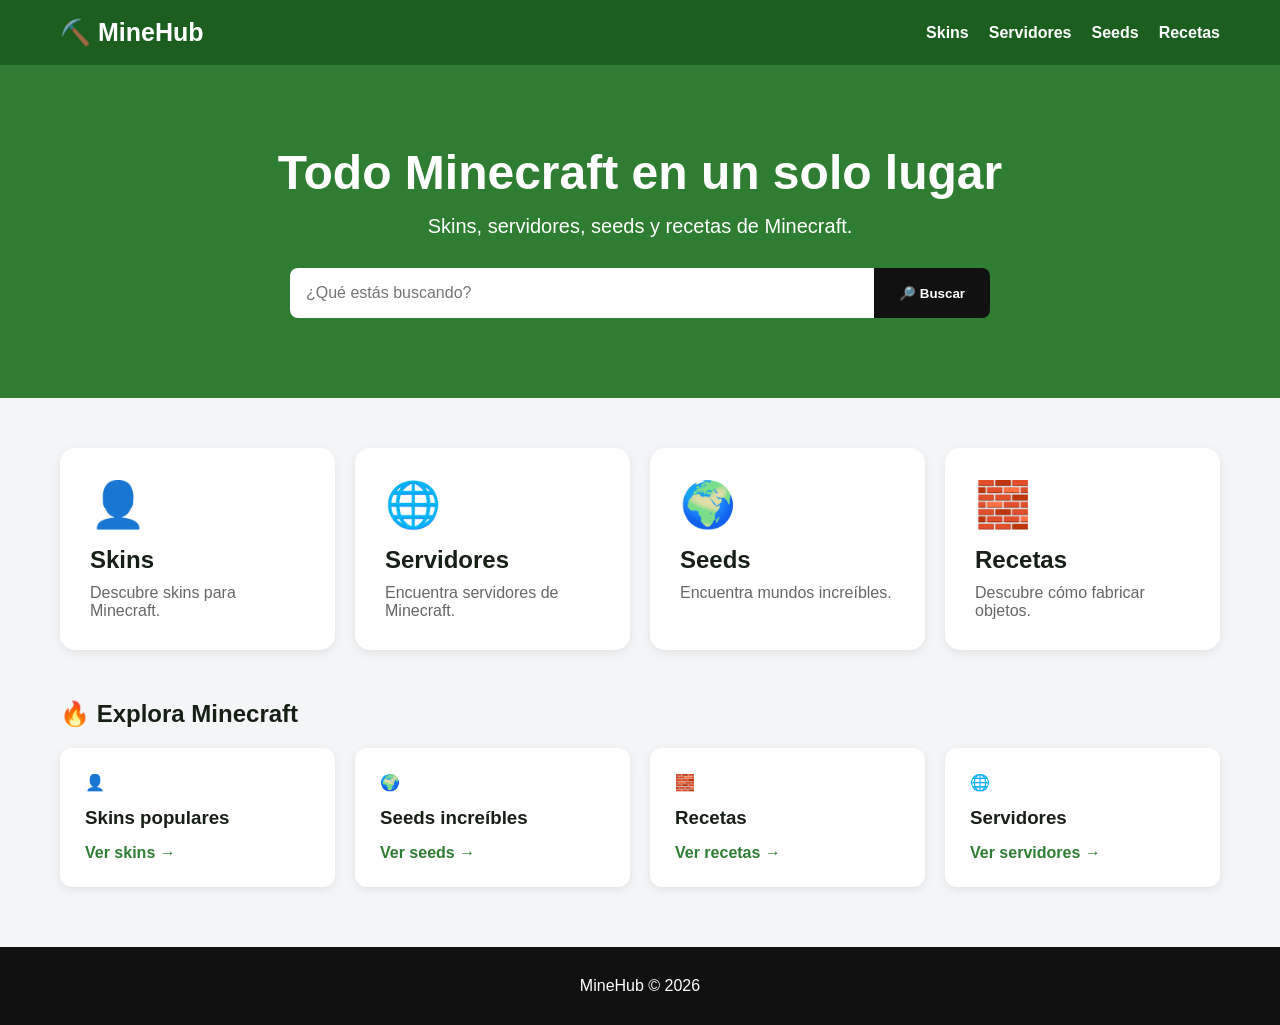
<file: index.html>
<!DOCTYPE html>
<html lang="es">

<head>

<meta charset="UTF-8">

<meta name="viewport"
content="width=device-width, initial-scale=1.0">

<title>MineHub - Minecraft Skins, Seeds, Servidores y Recetas</title>

<meta
name="description"
content="Descubre skins, servidores, seeds y recetas de Minecraft."
>

<link rel="stylesheet" href="style.css">

</head>


<body>


<header>

<div class="header">

<a href="index.html"
class="logo">

⛏️ MineHub

</a>


<nav>

<a href="skins.html">
Skins
</a>

<a href="servidores.html">
Servidores
</a>

<a href="seeds.html">
Seeds
</a>

<a href="recetas.html">
Recetas
</a>

</nav>

</div>

</header>


<main>


<section class="hero">

<h1>

Todo Minecraft
en un solo lugar

</h1>


<p>

Skins, servidores, seeds
y recetas de Minecraft.

</p>


<div class="search">

<input
id="searchInput"
type="text"
placeholder="¿Qué estás buscando?"
>

<button
onclick="buscar()">

🔎 Buscar

</button>

</div>

</section>


<section class="categories">


<a href="skins.html"
class="category">

<div>

👤

</div>

<h2>
Skins
</h2>

<p>
Descubre skins para Minecraft.
</p>

</a>


<a href="servidores.html"
class="category">

<div>

🌐

</div>

<h2>
Servidores
</h2>

<p>
Encuentra servidores de Minecraft.
</p>

</a>


<a href="seeds.html"
class="category">

<div>

🌍

</div>

<h2>
Seeds
</h2>

<p>
Encuentra mundos increíbles.
</p>

</a>


<a href="recetas.html"
class="category">

<div>

🧱

</div>

<h2>
Recetas
</h2>

<p>
Descubre cómo fabricar objetos.
</p>

</a>


</section>


<section class="popular">

<h2>

🔥 Explora Minecraft

</h2>


<div class="cards">


<div class="card">

👤

<h3>
Skins populares
</h3>

<a href="skins.html">
Ver skins →
</a>

</div>


<div class="card">

🌍

<h3>
Seeds increíbles
</h3>

<a href="seeds.html">
Ver seeds →
</a>

</div>


<div class="card">

🧱

<h3>
Recetas
</h3>

<a href="recetas.html">
Ver recetas →
</a>

</div>


<div class="card">

🌐

<h3>
Servidores
</h3>

<a href="servidores.html">
Ver servidores →
</a>

</div>


</div>

</section>


</main>


<footer>

MineHub © 2026

</footer>


<script src="script.js"></script>

</body>

</html>
</file>
<file: style.css>
* {

box-sizing:border-box;

margin:0;

padding:0;

}


body {

font-family:Arial,sans-serif;

background:#f4f5f7;

color:#172016;

}


header {

background:#1b5e20;

color:white;

}


.header {

max-width:1200px;

margin:auto;

padding:18px 20px;

display:flex;

justify-content:space-between;

align-items:center;

}


.logo {

font-size:25px;

font-weight:bold;

color:white;

text-decoration:none;

}


nav {

display:flex;

gap:20px;

}


nav a {

color:white;

text-decoration:none;

font-weight:bold;

}


.hero {

background:#2e7d32;

color:white;

padding:80px 20px;

text-align:center;

}


.hero h1 {

font-size:48px;

margin-bottom:15px;

}


.hero p {

font-size:20px;

margin-bottom:30px;

}


.search {

max-width:700px;

margin:auto;

display:flex;

}


.search input {

flex:1;

padding:16px;

border:none;

font-size:16px;

border-radius:8px 0 0 8px;

}


.search button {

padding:16px 25px;

border:none;

background:#111;

color:white;

font-weight:bold;

cursor:pointer;

border-radius:0 8px 8px 0;

}


.categories {

max-width:1200px;

margin:50px auto;

padding:0 20px;

display:grid;

grid-template-columns:
repeat(4,1fr);

gap:20px;

}


.category {

background:white;

padding:30px;

border-radius:15px;

text-decoration:none;

color:#172016;

box-shadow:
0 3px 10px rgba(0,0,0,.08);

transition:.2s;

}


.category:hover {

transform:translateY(-4px);

}


.category div {

font-size:45px;

margin-bottom:15px;

}


.category h2 {

margin-bottom:10px;

}


.category p {

color:#666;

}


.popular {

max-width:1200px;

margin:50px auto;

padding:0 20px;

}


.popular h2 {

margin-bottom:20px;

}


.cards {

display:grid;

grid-template-columns:
repeat(4,1fr);

gap:20px;

}


.card {

background:white;

padding:25px;

border-radius:12px;

box-shadow:
0 3px 10px rgba(0,0,0,.08);

}


.card h3 {

margin:15px 0;

}


.card a {

color:#2e7d32;

font-weight:bold;

text-decoration:none;

}


footer {

margin-top:60px;

background:#111;

color:white;

padding:30px;

text-align:center;

}


@media(max-width:800px) {

.categories {

grid-template-columns:
repeat(2,1fr);

}

.cards {

grid-template-columns:
repeat(2,1fr);

}

}


@media(max-width:500px) {

.header {

flex-direction:column;

gap:15px;

}

nav {

flex-wrap:wrap;

justify-content:center;

}

.hero h1 {

font-size:35px;

}

.categories {

grid-template-columns:1fr;

}

.cards {

grid-template-columns:1fr;

}

.search {

flex-direction:column;

}

.search input {

border-radius:8px;

}

.search button {

margin-top:10px;

border-radius:8px;

}

}
</file>
